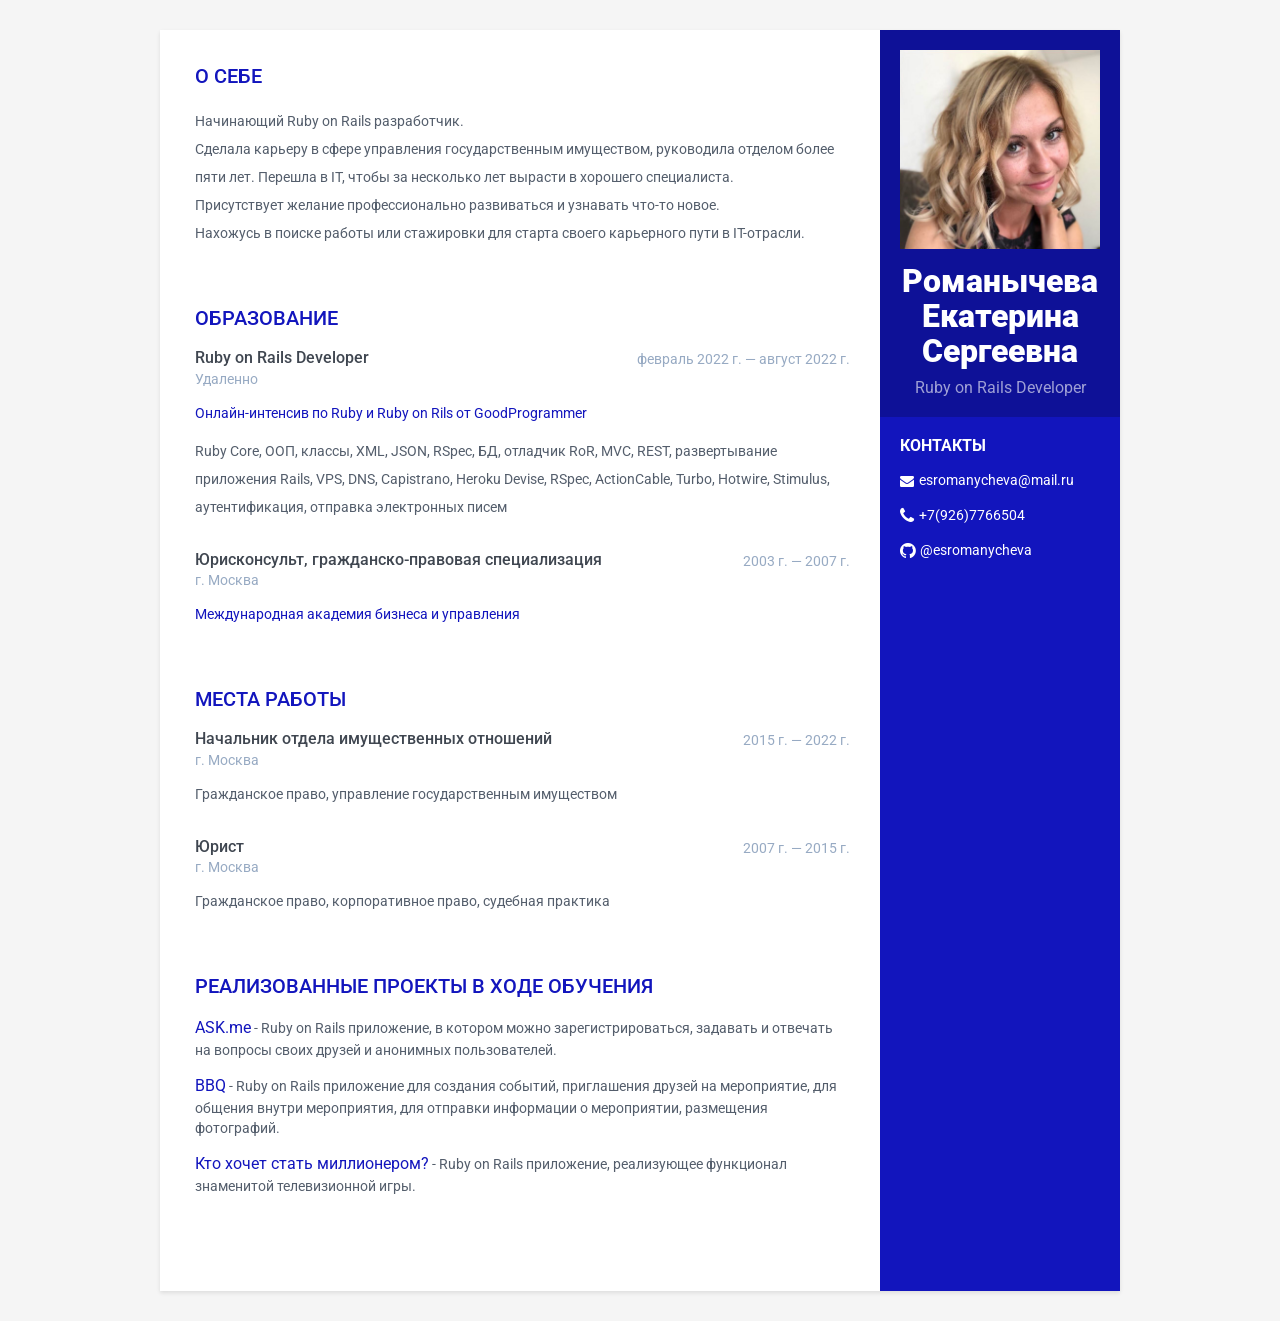
<file: index.html>
<!DOCTYPE html>
<html lang="ru">
<head>
    <title>Резюме Романычева Екатерина Сергеевна</title>
    
    <meta charset="utf-8">
    <meta name="viewport" content="width=device-width, initial-scale=1.0">

    <link href="https://fonts.googleapis.com/css?family=Roboto:400,500,400italic,300italic,300,500italic,700,700italic,900,900italic" rel="stylesheet" type="text/css">
    <link rel="stylesheet" href="assets/plugins/bootstrap/css/bootstrap.min.css">
    <link rel="stylesheet" href="assets/plugins/font-awesome/css/font-awesome.css">

    <link id="theme-style" rel="stylesheet" href="assets/css/styles.css">
</head>

<body>
  <div class="wrapper">

    <div class="sidebar-wrapper">
      <div class="profile-container">
        <img class="profile" src="assets/images/image.jpg" alt="Фото"/>
        <h1 class="name">Романычева Екатерина Сергеевна</h1>
        <h3 class="tagline">Ruby on Rails Developer</h3>
      </div>

      <div class="contact-container container-block">
        <h2 class="container-block-title">Контакты</h2>
        <ul class="list-unstyled contact-list">
          <li class="email"><i class="fa fa-envelope"></i><a href="mailto:esromanycheva@mail.ru">esromanycheva@mail.ru</a></li>
          <li class="phone"><i class="fa fa-phone"></i><a href="tel:79267766504">+7(926)7766504</a></li>
          <li class="github"><i class="fa fa-github"></i><a href="https://github.com/esromanycheva" target="_blank">@esromanycheva</a></li>
        </ul>
      </div>
    </div>

    <div class="main-wrapper">
      <section class="section summary-section">
        <h2 class="section-title">О себе</h2>
        <div class="summary">
          <p>Начинающий Ruby on Rails разработчик.<br>
            Сделала карьеру в сфере управления государственным имуществом, руководила отделом более пяти лет. Перешла в IT, чтобы за несколько лет вырасти в хорошего специалиста.<br> 
            Присутствует желание профессионально развиваться и узнавать что-то новое.<br>
            Нахожусь в поиске работы или стажировки для старта своего карьерного пути в IT-отрасли.<br>
          </p>
        </div>
      </section>

      <section class="section experiences-section">
        <h2 class="section-title">Образование</h2>
        <div class="item">
          <div class="meta">
            <div class="upper-row">
                <h3 class="job-title">Ruby on Rails Developer</h3>
                <div class="time">февраль 2022 г. — август 2022 г. </div>
            </div>
            <div class="company">Удаленно</div>
          </div>
          <div class="details">
            <p><a href="https://goodprogrammer.ru/" target="_blank">Онлaйн-интенсив по Ruby и Ruby on Rils от GoodProgrammer</a></p>
          </div>
          <p>Ruby Core, ООП, классы, XML, JSON, RSpec, БД, отладчик RoR, MVC, REST, развертывание приложения Rails, VPS, DNS, Capistrano, Heroku Devise, RSpec, ActionCable, Turbo, Hotwire, Stimulus, аутентификация, отправка электронных писем</p>
        </div>

        <div class="item">
          <div class="meta">
            <div class="upper-row">
              <h3 class="job-title">Юрисконсульт, гражданско-правовая специализация</h3>
              <div class="time">2003 г. — 2007 г. </div>
            </div>
            <div class="company">г. Москва</div>
          </div>
          <div class="details">
            <p><a href="https://mabiu.ru/" target="_blank">Международная академия бизнеса и управления</a></p>
          </div>
        </div>
      </section>

      <section class="section experiences-section">
        <h2 class="section-title">Места работы</h2>
        <div class="item">
          <div class="meta">
            <div class="upper-row">
              <h3 class="job-title">Начальник отдела имущественных отношений</h3>
              <div class="time">2015 г. — 2022 г.</div>
            </div>
            <div class="company">г. Москва</div>
          </div>
            <p>Гражданское право, управление государственным имуществом</p>
        </div>
        <div class="item">
          <div class="meta">
            <div class="upper-row">
              <h3 class="job-title">Юрист</h3>
              <div class="time">2007 г. — 2015 г.</div>
            </div>
            <div class="company">г. Москва</div>
          </div>
            <p>Гражданское право, корпоративное право, судебная практика</p>
        </div>
      </section>

      <section class="section projects-section">
        <h2 class="section-title">Реализованные проекты в ходе обучения</h2>
        <div class="item">
          <span class="project-title"><a href="https://github.com/esromanycheva/askmee" target="_blank">ASK.me</a></span> -
          <span class="project-tagline">Ruby on Rails приложение, в котором можно зарегистрироваться, задавать и отвечать на вопросы своих друзей и анонимных пользователей.</span>
        </div>

        <div class="item">
          <span class="project-title"><a href="https://github.com/esromanycheva/bbq2" target="_blank">BBQ</a></span> -
          <span class="project-tagline">Ruby on Rails приложение для создания событий, приглашения друзей на мероприятие, для общения внутри мероприятия, для отправки информации о мероприятии, размещения фотографий.</span>
        </div>

        <div class="item">
          <span class="project-title"><a href="https://github.com/esromanycheva/khsm2" target="_blank">Кто хочет стать миллионером?</a></span> -
          <span class="project-tagline">Ruby on Rails приложение, реализующее функционал знаменитой телевизионной игры.</span>
        </div>

      </section>
    </div>
  </div>
</body>
</html>
</file>
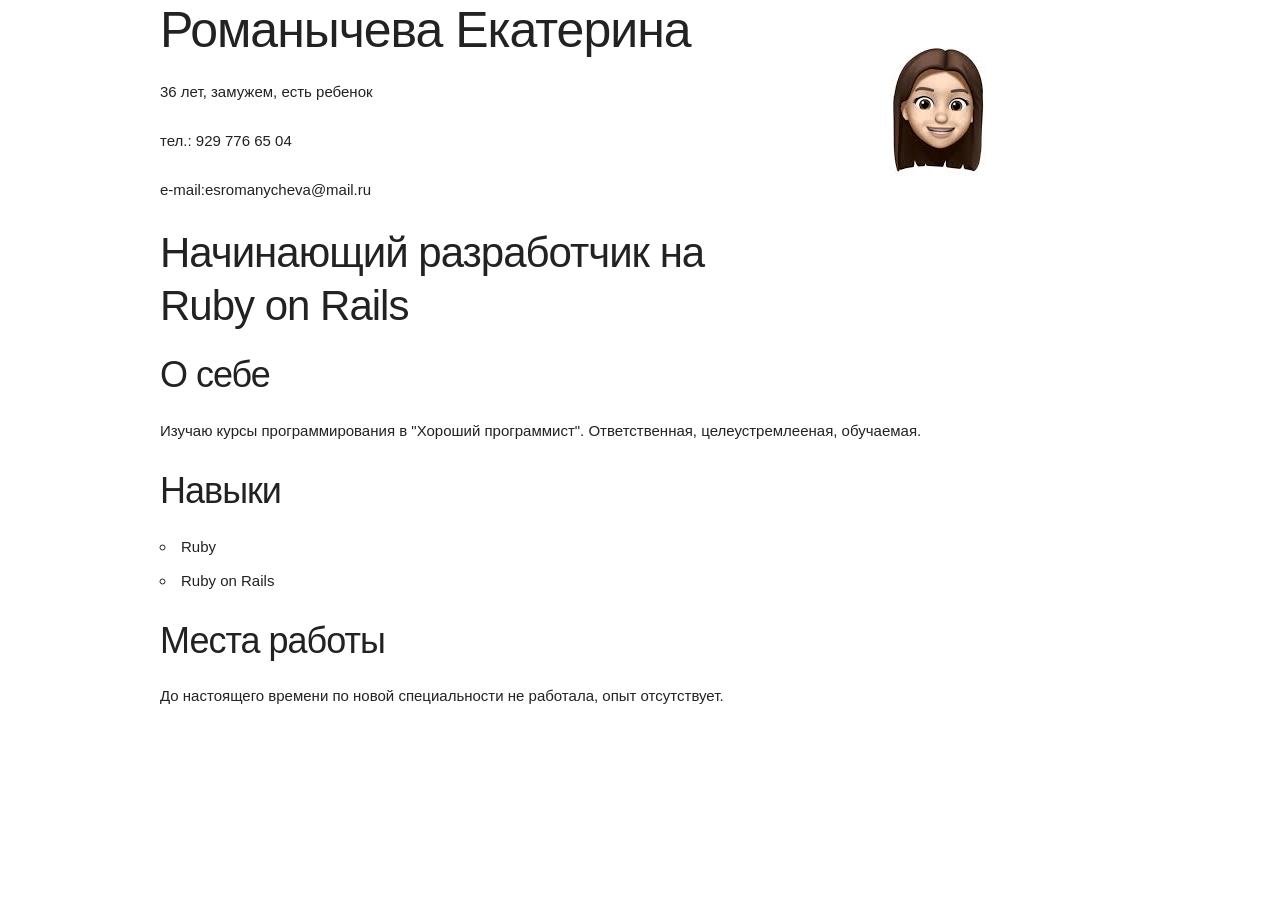
<file: resume.html>
<!DOCTYPE html>
<html lang="ru">
<head>
    <meta cherset="UTF-8">
    <title>Романычева Екатерина - начинающий разработчик на Ruby on Rails</title>

    <link href='https://fonts.googleapis.com/css?family=PT+Sans+Narrow:400,700&subset=latin,cyrillic' rel='stylesheet' type='text/css'>

    <link rel="stylesheet" href="css/normalize.css">
    <link rel="stylesheet" href="css/skeleton.css">
</head>

<body>
<div class="container">
    <div class="row">
        <div class="eight columns">
        <h1>Романычева Екатерина</h1>
        <p>36 лет, замужем, есть ребенок</p>
        <p>тел.: 929 776 65 04</p>
        <p>e-mail:esromanycheva@mail.ru</p>
            <h2>Начинающий разработчик на Ruby on Rails</h2>
        </div>
        <div class="four columns">
            <img src="kate.png" alt="[Фото]"/>
        </div>
    </div>
    <div class="row">
        </div>
        <div>
            <h3>О себе</h3>
            <p>Изучаю курсы программирования в "Хороший программист". Ответственная, целеустремлееная, обучаемая.</p>
        </div>

        <div>
            <h3>Навыки</h3>
            <ul>
                <li>Ruby</li>
                <li>Ruby on Rails</li>
            </ul>
        </div>

        <div>
    <h3>Места работы</h3>
            <p>До настоящего времени по новой специальности не работала, опыт отсутствует.</p>
</div>
    </div>
</body>
</html>
</file>
<file: assets/css/styles.css>
/*
 * Template Name: Orbit - Responsive Resume/CV Template for Developers
 * Version: 1.0
 * Author: Xiaoying Riley
 * Twitter: @3rdwave_themes
 * License: Creative Commons Attribution 3.0 License
 * Website: http://themes.3rdwavemedia.com/
*/
/* styles-3.css */
/* ======= Base ======= */
body {
  font-family: 'Roboto', sans-serif;
  color: #545E6C;
  background: #f5f5f5;
  font-size: 14px;
  padding: 30px;
  -webkit-font-smoothing: antialiased;
  -moz-osx-font-smoothing: grayscale;
}
h1,
h2,
h3,
h4,
h5,
h6 {
  font-weight: 700;
}
a {
  color: #1215bd;
  -webkit-transition: all 0.4s ease-in-out;
  -moz-transition: all 0.4s ease-in-out;
  -ms-transition: all 0.4s ease-in-out;
  -o-transition: all 0.4s ease-in-out;
}
a:hover {
  text-decoration: underline;
  color: #1215bd;
}
a:focus {
  text-decoration: none;
}
p {
  line-height: 2;
}
.wrapper {
  background: #1215bd;
  max-width: 960px;
  margin: 0 auto;
  position: relative;
  -webkit-box-shadow: 0px 2px 4px rgba(0, 0, 0, 0.1);
  -moz-box-shadow: 0px 2px 4px rgba(0, 0, 0, 0.1);
  box-shadow: 0px 2px 4px rgba(0, 0, 0, 0.1);
}
.sidebar-wrapper {
  background: #1215bd;
  position: absolute;
  right: 0;
  width: 240px;
  height: 100%;
  min-height: 800px;
  color: #fff;
}
.sidebar-wrapper a {
  color: #fff;
}
.sidebar-wrapper .profile-container {
  padding: 20px;
  background: rgba(0, 0, 0, 0.2);
  text-align: center;
  color: #fff;
}
.sidebar-wrapper .name {
  font-size: 32px;
  font-weight: 900;
  margin-top: 0;
  margin-bottom: 10px;
}
.sidebar-wrapper .tagline {
  color: rgba(255, 255, 255, 0.6);
  font-size: 16px;
  font-weight: 400;
  margin-top: 0;
  margin-bottom: 0;
}
.sidebar-wrapper .profile {
  margin-bottom: 15px;
  width: 100%;
}
.sidebar-wrapper .contact-list .fa {
  margin-right: 5px;
  font-size: 18px;
  vertical-align: middle;
}
.sidebar-wrapper .contact-list li {
  margin-bottom: 15px;
}
.sidebar-wrapper .contact-list li:last-child {
  margin-bottom: 0;
}
.sidebar-wrapper .contact-list .email .fa {
  font-size: 14px;
}
.sidebar-wrapper .container-block {
  padding: 20px;
}
.sidebar-wrapper .container-block-title {
  text-transform: uppercase;
  font-size: 16px;
  font-weight: 700;
  margin-top: 0;
  margin-bottom: 15px;
}
.sidebar-wrapper .degree {
  font-size: 14px;
  margin-top: 0;
  margin-bottom: 5px;
}
.sidebar-wrapper .education-container .item {
  margin-bottom: 15px;
}
.sidebar-wrapper .education-container .item:last-child {
  margin-bottom: 0;
}
.sidebar-wrapper .education-container .meta {
  color: rgba(255, 255, 255, 0.6);
  font-weight: 500;
  margin-bottom: 0px;
  margin-top: 0;
}
.sidebar-wrapper .education-container .time {
  color: rgba(255, 255, 255, 0.6);
  font-weight: 500;
  margin-bottom: 0px;
}
.sidebar-wrapper .interests-list {
  margin-bottom: 0;
}
.sidebar-wrapper .interests-list li {
  margin-bottom: 10px;
}
.sidebar-wrapper .interests-list li:last-child {
  margin-bottom: 0;
}
.main-wrapper {
  background: #fff;
  padding: 35px;
  padding-right: 270px;
}
.main-wrapper .section-title {
  text-transform: uppercase;
  font-size: 20px;
  font-weight: 500;
  color: #1215bd;
  position: relative;
  margin-top: 0;
  margin-bottom: 20px;
}
.main-wrapper .section-title .fa {
  width: 30px;
  height: 30px;
  margin-right: 8px;
  display: inline-block;
  color: #fff;
  -webkit-border-radius: 50%;
  -moz-border-radius: 50%;
  -ms-border-radius: 50%;
  -o-border-radius: 50%;
  border-radius: 50%;
  -moz-background-clip: padding;
  -webkit-background-clip: padding-box;
  background-clip: padding-box;
  background: #1215bd;
  text-align: center;
  padding-top: 8px;
  font-size: 16px;
  position: relative;
  top: -2px;
}
.main-wrapper .section {
  margin-bottom: 60px;
}
.main-wrapper .experiences-section .item {
  margin-bottom: 30px;
}
.main-wrapper .upper-row {
  position: relative;
  overflow: hidden;
  margin-bottom: 2px;
}
.main-wrapper .job-title {
  color: #3F4650;
  font-size: 16px;
  margin-top: 0;
  margin-bottom: 0;
  font-weight: 500;
}
.main-wrapper .time {
  position: absolute;
  right: 0;
  top: 0;
  color: #97AAC3;
}
.main-wrapper .company {
  margin-bottom: 10px;
  color: #97AAC3;
}
.main-wrapper .project-title {
  font-size: 16px;
  font-weight: 400;
  margin-top: 0;
  margin-bottom: 5px;
}
.main-wrapper .projects-section .intro {
  margin-bottom: 30px;
}
.main-wrapper .projects-section .item {
  margin-bottom: 15px;
}
.skillset .item {
  margin-bottom: 15px;
  overflow: hidden;
}
.skillset .level-title {
  font-size: 14px;
  margin-top: 0;
  margin-bottom: 12px;
}
.skillset .level-bar {
  height: 12px;
  background: #f5f5f5;
}
.skillset .level-bar-inner {
  height: 12px;
  background: #1215bd;
}
.footer {
  padding: 30px;
  padding-top: 60px;
}
.footer .copyright {
  line-height: 1.6;
  color: #545E6C;
  font-size: 13px;
}
.footer .fa-heart {
  color: #fb866a;
}
/* Extra small devices (phones, less than 768px) */
@media (max-width: 767px) {
  .sidebar-wrapper {
    position: static;
    width: inherit;
  }
  .main-wrapper {
    padding: 30px;
  }
  .main-wrapper .time {
    position: static;
    display: block;
    margin-top: 5px;
  }
  .main-wrapper .upper-row {
    margin-bottom: 0;
  }
}
/* Small devices (tablets, 768px and up) */
/* Medium devices (desktops, 992px and up) */
@media (min-width: 992px) {
  .skillset .level-title {
    display: inline-block;
    float: left;
    width: 30%;
    margin-bottom: 0;
  }
  .skillset .level-bar {
    display: inline-block;
    width: 70%;
    float: left;
    position: relative;
    top: 1px;
  }
}
/* Large devices (large desktops, 1200px and up) */
/* Ex-Large devices (large desktops, 1200px and up) */
</file>
<file: css/skeleton.css>
/*
* Skeleton V2.0.4
* Copyright 2014, Dave Gamache
* www.getskeleton.com
* Free to use under the MIT license.
* http://www.opensource.org/licenses/mit-license.php
* 12/29/2014
*/


/* Table of contents
––––––––––––––––––––––––––––––––––––––––––––––––––
- Grid
- Base Styles
- Typography
- Links
- Buttons
- Forms
- Lists
- Code
- Tables
- Spacing
- Utilities
- Clearing
- Media Queries
*/


/* Grid
–––––––––––––––––––––––––––––––––––––––––––––––––– */
.container {
  position: relative;
  width: 100%;
  max-width: 960px;
  margin: 0 auto;
  padding: 0 20px;
  box-sizing: border-box; }
.column,
.columns {
  width: 100%;
  float: left;
  box-sizing: border-box; }

/* For devices larger than 400px */
@media (min-width: 400px) {
  .container {
    width: 85%;
    padding: 0; }
}

/* For devices larger than 550px */
@media (min-width: 550px) {
  .container {
    width: 80%; }
  .column,
  .columns {
    margin-left: 4%; }
  .column:first-child,
  .columns:first-child {
    margin-left: 0; }

  .one.column,
  .one.columns                    { width: 4.66666666667%; }
  .two.columns                    { width: 13.3333333333%; }
  .three.columns                  { width: 22%;            }
  .four.columns                   { width: 30.6666666667%; }
  .five.columns                   { width: 39.3333333333%; }
  .six.columns                    { width: 48%;            }
  .seven.columns                  { width: 56.6666666667%; }
  .eight.columns                  { width: 65.3333333333%; }
  .nine.columns                   { width: 74.0%;          }
  .ten.columns                    { width: 82.6666666667%; }
  .eleven.columns                 { width: 91.3333333333%; }
  .twelve.columns                 { width: 100%; margin-left: 0; }

  .one-third.column               { width: 30.6666666667%; }
  .two-thirds.column              { width: 65.3333333333%; }

  .one-half.column                { width: 48%; }

  /* Offsets */
  .offset-by-one.column,
  .offset-by-one.columns          { margin-left: 8.66666666667%; }
  .offset-by-two.column,
  .offset-by-two.columns          { margin-left: 17.3333333333%; }
  .offset-by-three.column,
  .offset-by-three.columns        { margin-left: 26%;            }
  .offset-by-four.column,
  .offset-by-four.columns         { margin-left: 34.6666666667%; }
  .offset-by-five.column,
  .offset-by-five.columns         { margin-left: 43.3333333333%; }
  .offset-by-six.column,
  .offset-by-six.columns          { margin-left: 52%;            }
  .offset-by-seven.column,
  .offset-by-seven.columns        { margin-left: 60.6666666667%; }
  .offset-by-eight.column,
  .offset-by-eight.columns        { margin-left: 69.3333333333%; }
  .offset-by-nine.column,
  .offset-by-nine.columns         { margin-left: 78.0%;          }
  .offset-by-ten.column,
  .offset-by-ten.columns          { margin-left: 86.6666666667%; }
  .offset-by-eleven.column,
  .offset-by-eleven.columns       { margin-left: 95.3333333333%; }

  .offset-by-one-third.column,
  .offset-by-one-third.columns    { margin-left: 34.6666666667%; }
  .offset-by-two-thirds.column,
  .offset-by-two-thirds.columns   { margin-left: 69.3333333333%; }

  .offset-by-one-half.column,
  .offset-by-one-half.columns     { margin-left: 52%; }

}


/* Base Styles
–––––––––––––––––––––––––––––––––––––––––––––––––– */
/* NOTE
html is set to 62.5% so that all the REM measurements throughout Skeleton
are based on 10px sizing. So basically 1.5rem = 15px :) */
html {
  font-size: 62.5%; }
body {
  font-size: 1.5em; /* currently ems cause chrome bug misinterpreting rems on body element */
  line-height: 1.6;
  font-weight: 400;
  ffont-family: "PT Sans Narrow", "HelveticaNeue", "Helvetica Neue", Helvetica, Arial, sans-serif;
  color: #222; }


/* Typography
–––––––––––––––––––––––––––––––––––––––––––––––––– */
h1, h2, h3, h4, h5, h6 {
  margin-top: 0;
  margin-bottom: 2rem;
  font-weight: 300; }
h1 { font-size: 4.0rem; line-height: 1.2;  letter-spacing: -.1rem;}
h2 { font-size: 3.6rem; line-height: 1.25; letter-spacing: -.1rem; }
h3 { font-size: 3.0rem; line-height: 1.3;  letter-spacing: -.1rem; }
h4 { font-size: 2.4rem; line-height: 1.35; letter-spacing: -.08rem; }
h5 { font-size: 1.8rem; line-height: 1.5;  letter-spacing: -.05rem; }
h6 { font-size: 1.5rem; line-height: 1.6;  letter-spacing: 0; }

/* Larger than phablet */
@media (min-width: 550px) {
  h1 { font-size: 5.0rem; }
  h2 { font-size: 4.2rem; }
  h3 { font-size: 3.6rem; }
  h4 { font-size: 3.0rem; }
  h5 { font-size: 2.4rem; }
  h6 { font-size: 1.5rem; }
}

p {
  margin-top: 0; }


/* Links
–––––––––––––––––––––––––––––––––––––––––––––––––– */
a {
  color: #1EAEDB; }
a:hover {
  color: #0FA0CE; }


/* Buttons
–––––––––––––––––––––––––––––––––––––––––––––––––– */
.button,
button,
input[type="submit"],
input[type="reset"],
input[type="button"] {
  display: inline-block;
  height: 38px;
  padding: 0 30px;
  color: #555;
  text-align: center;
  font-size: 11px;
  font-weight: 600;
  line-height: 38px;
  letter-spacing: .1rem;
  text-transform: uppercase;
  text-decoration: none;
  white-space: nowrap;
  background-color: transparent;
  border-radius: 4px;
  border: 1px solid #bbb;
  cursor: pointer;
  box-sizing: border-box; }
.button:hover,
button:hover,
input[type="submit"]:hover,
input[type="reset"]:hover,
input[type="button"]:hover,
.button:focus,
button:focus,
input[type="submit"]:focus,
input[type="reset"]:focus,
input[type="button"]:focus {
  color: #333;
  border-color: #888;
  outline: 0; }
.button.button-primary,
button.button-primary,
input[type="submit"].button-primary,
input[type="reset"].button-primary,
input[type="button"].button-primary {
  color: #FFF;
  background-color: #33C3F0;
  border-color: #33C3F0; }
.button.button-primary:hover,
button.button-primary:hover,
input[type="submit"].button-primary:hover,
input[type="reset"].button-primary:hover,
input[type="button"].button-primary:hover,
.button.button-primary:focus,
button.button-primary:focus,
input[type="submit"].button-primary:focus,
input[type="reset"].button-primary:focus,
input[type="button"].button-primary:focus {
  color: #FFF;
  background-color: #1EAEDB;
  border-color: #1EAEDB; }


/* Forms
–––––––––––––––––––––––––––––––––––––––––––––––––– */
input[type="email"],
input[type="number"],
input[type="search"],
input[type="text"],
input[type="tel"],
input[type="url"],
input[type="password"],
textarea,
select {
  height: 38px;
  padding: 6px 10px; /* The 6px vertically centers text on FF, ignored by Webkit */
  background-color: #fff;
  border: 1px solid #D1D1D1;
  border-radius: 4px;
  box-shadow: none;
  box-sizing: border-box; }
/* Removes awkward default styles on some inputs for iOS */
input[type="email"],
input[type="number"],
input[type="search"],
input[type="text"],
input[type="tel"],
input[type="url"],
input[type="password"],
textarea {
  -webkit-appearance: none;
     -moz-appearance: none;
          appearance: none; }
textarea {
  min-height: 65px;
  padding-top: 6px;
  padding-bottom: 6px; }
input[type="email"]:focus,
input[type="number"]:focus,
input[type="search"]:focus,
input[type="text"]:focus,
input[type="tel"]:focus,
input[type="url"]:focus,
input[type="password"]:focus,
textarea:focus,
select:focus {
  border: 1px solid #33C3F0;
  outline: 0; }
label,
legend {
  display: block;
  margin-bottom: .5rem;
  font-weight: 600; }
fieldset {
  padding: 0;
  border-width: 0; }
input[type="checkbox"],
input[type="radio"] {
  display: inline; }
label > .label-body {
  display: inline-block;
  margin-left: .5rem;
  font-weight: normal; }


/* Lists
–––––––––––––––––––––––––––––––––––––––––––––––––– */
ul {
  list-style: circle inside; }
ol {
  list-style: decimal inside; }
ol, ul {
  padding-left: 0;
  margin-top: 0; }
ul ul,
ul ol,
ol ol,
ol ul {
  margin: 1.5rem 0 1.5rem 3rem;
  font-size: 90%; }
li {
  margin-bottom: 1rem; }


/* Code
–––––––––––––––––––––––––––––––––––––––––––––––––– */
code {
  padding: .2rem .5rem;
  margin: 0 .2rem;
  font-size: 90%;
  white-space: nowrap;
  background: #F1F1F1;
  border: 1px solid #E1E1E1;
  border-radius: 4px; }
pre > code {
  display: block;
  padding: 1rem 1.5rem;
  white-space: pre; }


/* Tables
–––––––––––––––––––––––––––––––––––––––––––––––––– */
th,
td {
  padding: 12px 15px;
  text-align: left;
  border-bottom: 1px solid #E1E1E1; }
th:first-child,
td:first-child {
  padding-left: 0; }
th:last-child,
td:last-child {
  padding-right: 0; }


/* Spacing
–––––––––––––––––––––––––––––––––––––––––––––––––– */
button,
.button {
  margin-bottom: 1rem; }
input,
textarea,
select,
fieldset {
  margin-bottom: 1.5rem; }
pre,
blockquote,
dl,
figure,
table,
p,
ul,
ol,
form {
  margin-bottom: 2.5rem; }


/* Utilities
–––––––––––––––––––––––––––––––––––––––––––––––––– */
.u-full-width {
  width: 100%;
  box-sizing: border-box; }
.u-max-full-width {
  max-width: 100%;
  box-sizing: border-box; }
.u-pull-right {
  float: right; }
.u-pull-left {
  float: left; }


/* Misc
–––––––––––––––––––––––––––––––––––––––––––––––––– */
hr {
  margin-top: 3rem;
  margin-bottom: 3.5rem;
  border-width: 0;
  border-top: 1px solid #E1E1E1; }


/* Clearing
–––––––––––––––––––––––––––––––––––––––––––––––––– */

/* Self Clearing Goodness */
.container:after,
.row:after,
.u-cf {
  content: "";
  display: table;
  clear: both; }


/* Media Queries
–––––––––––––––––––––––––––––––––––––––––––––––––– */
/*
Note: The best way to structure the use of media queries is to create the queries
near the relevant code. For example, if you wanted to change the styles for buttons
on small devices, paste the mobile query code up in the buttons section and style it
there.
*/


/* Larger than mobile */
@media (min-width: 400px) {}

/* Larger than phablet (also point when grid becomes active) */
@media (min-width: 550px) {}

/* Larger than tablet */
@media (min-width: 750px) {}

/* Larger than desktop */
@media (min-width: 1000px) {}

/* Larger than Desktop HD */
@media (min-width: 1200px) {}
</file>
